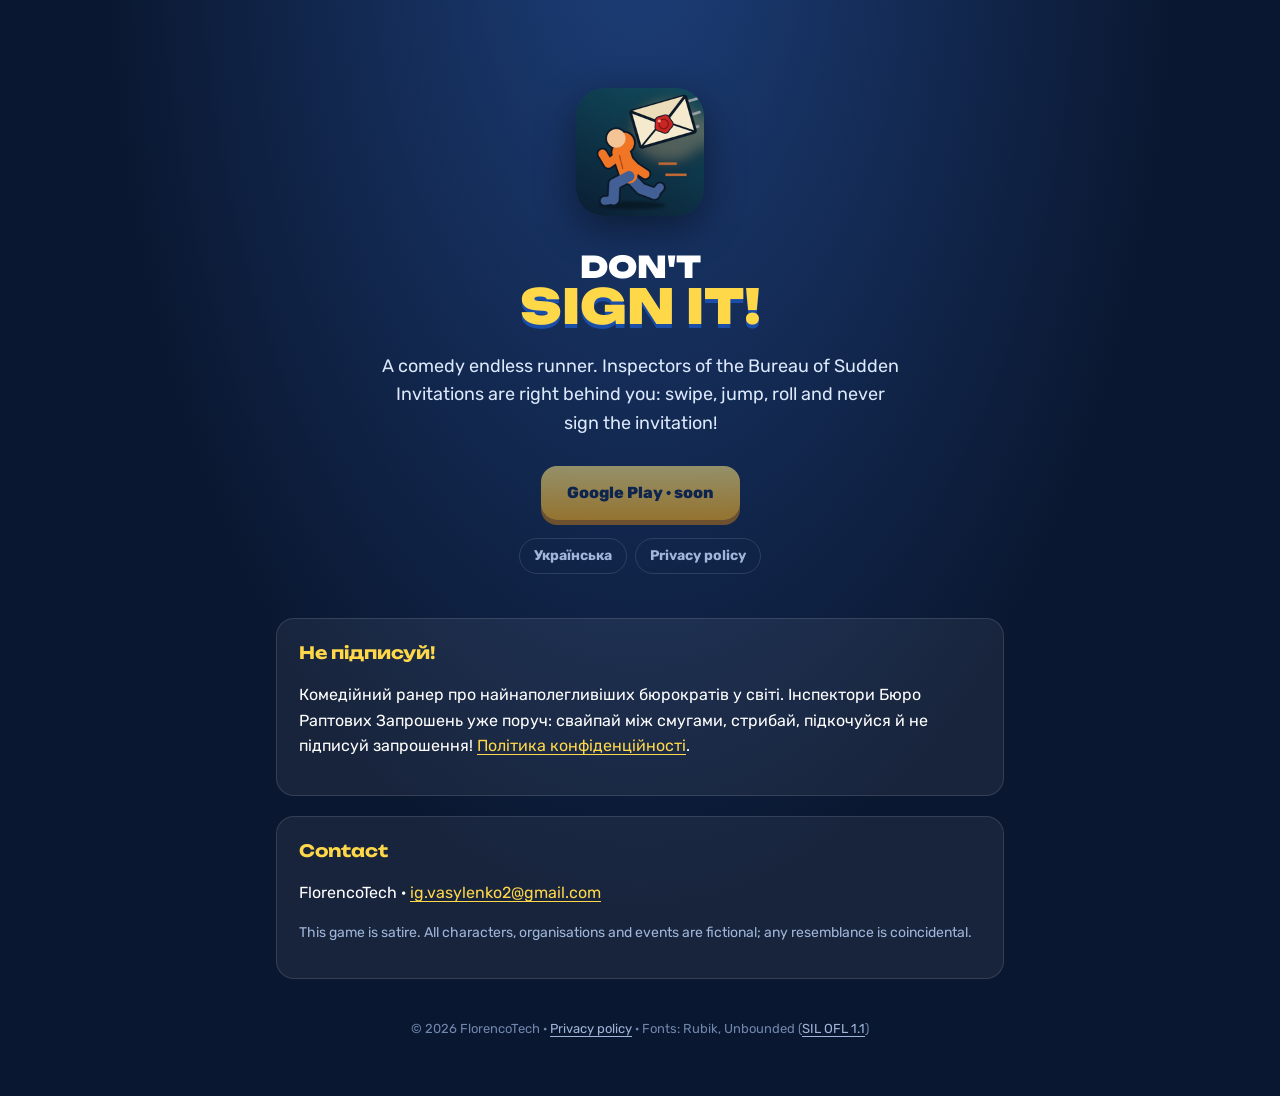
<file: index.html>
<!doctype html>
<html lang="en">
<head>
<meta charset="utf-8">
<meta name="viewport" content="width=device-width,initial-scale=1">
<title>Don't Sign It!</title>
<meta name="description" content="Don't Sign It! — a comedy endless runner about the world's most persistent bureaucrats.">
<link rel="icon" href="favicon.png">
<link rel="stylesheet" href="style.css">
</head>
<body>
<div class="wrap">
  <section class="hero">
    <img src="icon.png" alt="Don't Sign It! icon" width="128" height="128">
    <h1 class="logo"><span class="t2">DON'T</span><span class="t1">SIGN IT!</span></h1>
    <p class="lead">A comedy endless runner. Inspectors of the Bureau of Sudden Invitations are right behind you: swipe, jump, roll and never sign the invitation!</p>
    <a class="cta off" id="play" href="https://play.google.com/store/apps/details?id=com.dontsignit.game">Google Play · soon</a>
    <div class="lang"><a href="#uk">Українська</a><a href="privacy.html">Privacy policy</a></div>
  </section>

  <div class="card" id="uk" lang="uk">
    <h2>Не підписуй!</h2>
    <p>Комедійний ранер про найнаполегливіших бюрократів у світі. Інспектори Бюро Раптових Запрошень уже поруч: свайпай між смугами, стрибай, підкочуйся й не підписуй запрошення! <a href="privacy.html#uk">Політика конфіденційності</a>.</p>
  </div>

  <div class="card">
    <h2>Contact</h2>
    <p>FlorencoTech · <a href="mailto:ig.vasylenko2@gmail.com">ig.vasylenko2@gmail.com</a></p>
    <p class="meta">This game is satire. All characters, organisations and events are fictional; any resemblance is coincidental.</p>
  </div>

  <footer>© 2026 FlorencoTech · <a href="privacy.html">Privacy policy</a> · Fonts: Rubik, Unbounded (<a href="fonts/OFL-Rubik.txt">SIL OFL 1.1</a>)</footer>
</div>
</body>
</html>
</file>
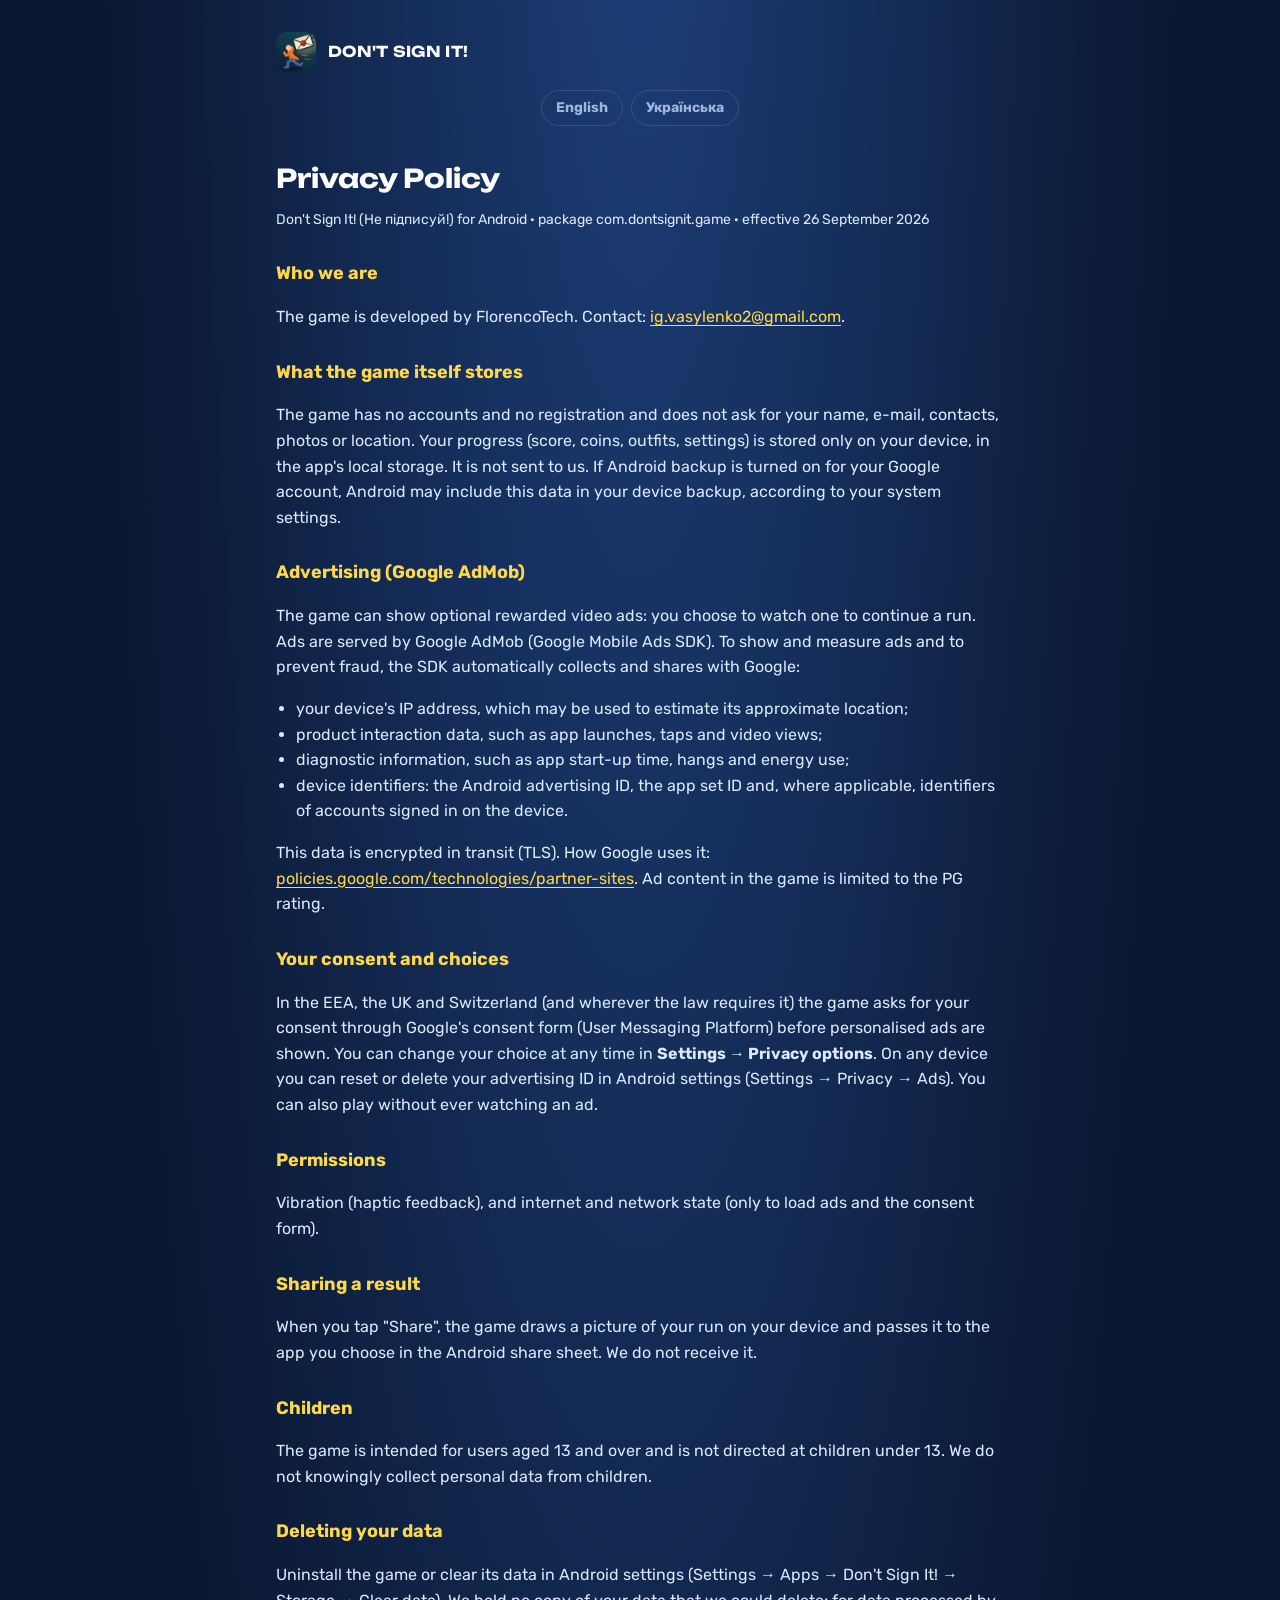
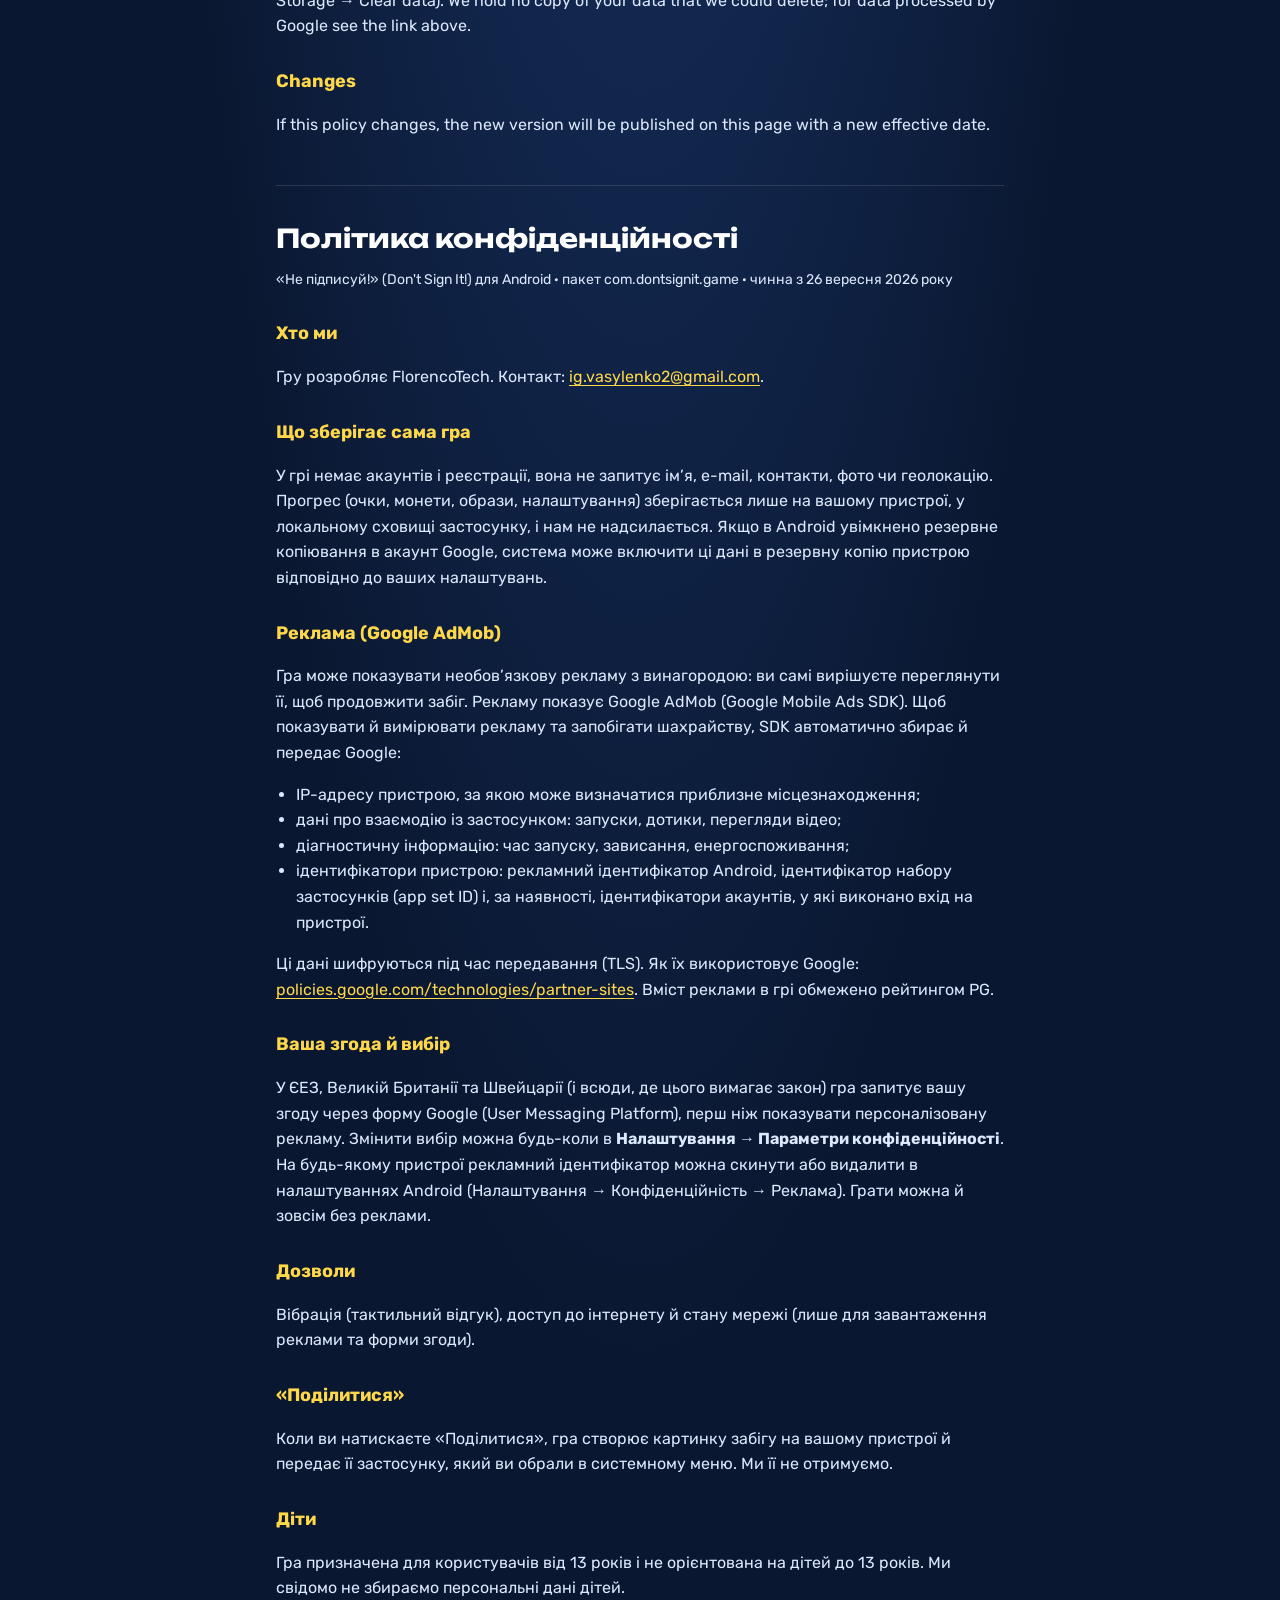
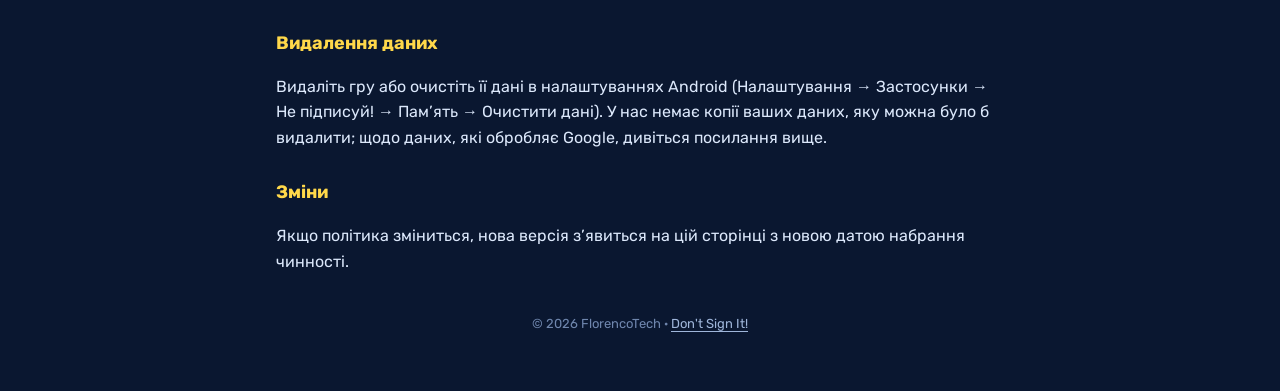
<file: privacy.html>
<!doctype html>
<html lang="en">
<head>
<meta charset="utf-8">
<meta name="viewport" content="width=device-width,initial-scale=1">
<title>Privacy Policy · Don't Sign It!</title>
<meta name="description" content="Privacy policy of the Don't Sign It! (Не підписуй!) game for Android.">
<link rel="icon" href="favicon.png">
<link rel="stylesheet" href="style.css">
</head>
<body>
<div class="wrap doc">
  <a class="top" href="./"><img src="icon.png" alt=""><b>DON'T SIGN IT!</b></a>
  <div class="lang"><a href="#en">English</a><a href="#uk">Українська</a></div>

  <section id="en" lang="en">
    <h1>Privacy Policy</h1>
    <p class="meta">Don't Sign It! (Не підписуй!) for Android · package com.dontsignit.game · effective 26 September 2026</p>

    <h2>Who we are</h2>
    <p>The game is developed by FlorencoTech. Contact: <a href="mailto:ig.vasylenko2@gmail.com">ig.vasylenko2@gmail.com</a>.</p>

    <h2>What the game itself stores</h2>
    <p>The game has no accounts and no registration and does not ask for your name, e-mail, contacts, photos or location. Your progress (score, coins, outfits, settings) is stored only on your device, in the app's local storage. It is not sent to us. If Android backup is turned on for your Google account, Android may include this data in your device backup, according to your system settings.</p>

    <h2>Advertising (Google AdMob)</h2>
    <p>The game can show optional rewarded video ads: you choose to watch one to continue a run. Ads are served by Google AdMob (Google Mobile Ads SDK). To show and measure ads and to prevent fraud, the SDK automatically collects and shares with Google:</p>
    <ul>
      <li>your device's IP address, which may be used to estimate its approximate location;</li>
      <li>product interaction data, such as app launches, taps and video views;</li>
      <li>diagnostic information, such as app start-up time, hangs and energy use;</li>
      <li>device identifiers: the Android advertising ID, the app set ID and, where applicable, identifiers of accounts signed in on the device.</li>
    </ul>
    <p>This data is encrypted in transit (TLS). How Google uses it: <a href="https://policies.google.com/technologies/partner-sites">policies.google.com/technologies/partner-sites</a>. Ad content in the game is limited to the PG rating.</p>

    <h2>Your consent and choices</h2>
    <p>In the EEA, the UK and Switzerland (and wherever the law requires it) the game asks for your consent through Google's consent form (User Messaging Platform) before personalised ads are shown. You can change your choice at any time in <b>Settings → Privacy options</b>. On any device you can reset or delete your advertising ID in Android settings (Settings → Privacy → Ads). You can also play without ever watching an ad.</p>

    <h2>Permissions</h2>
    <p>Vibration (haptic feedback), and internet and network state (only to load ads and the consent form).</p>

    <h2>Sharing a result</h2>
    <p>When you tap "Share", the game draws a picture of your run on your device and passes it to the app you choose in the Android share sheet. We do not receive it.</p>

    <h2>Children</h2>
    <p>The game is intended for users aged 13 and over and is not directed at children under 13. We do not knowingly collect personal data from children.</p>

    <h2>Deleting your data</h2>
    <p>Uninstall the game or clear its data in Android settings (Settings → Apps → Don't Sign It! → Storage → Clear data). We hold no copy of your data that we could delete; for data processed by Google see the link above.</p>

    <h2>Changes</h2>
    <p>If this policy changes, the new version will be published on this page with a new effective date.</p>
  </section>

  <hr>

  <section id="uk" lang="uk">
    <h1>Політика конфіденційності</h1>
    <p class="meta">«Не підписуй!» (Don't Sign It!) для Android · пакет com.dontsignit.game · чинна з 26 вересня 2026 року</p>

    <h2>Хто ми</h2>
    <p>Гру розробляє FlorencoTech. Контакт: <a href="mailto:ig.vasylenko2@gmail.com">ig.vasylenko2@gmail.com</a>.</p>

    <h2>Що зберігає сама гра</h2>
    <p>У грі немає акаунтів і реєстрації, вона не запитує ім’я, e-mail, контакти, фото чи геолокацію. Прогрес (очки, монети, образи, налаштування) зберігається лише на вашому пристрої, у локальному сховищі застосунку, і нам не надсилається. Якщо в Android увімкнено резервне копіювання в акаунт Google, система може включити ці дані в резервну копію пристрою відповідно до ваших налаштувань.</p>

    <h2>Реклама (Google AdMob)</h2>
    <p>Гра може показувати необов’язкову рекламу з винагородою: ви самі вирішуєте переглянути її, щоб продовжити забіг. Рекламу показує Google AdMob (Google Mobile Ads SDK). Щоб показувати й вимірювати рекламу та запобігати шахрайству, SDK автоматично збирає й передає Google:</p>
    <ul>
      <li>IP-адресу пристрою, за якою може визначатися приблизне місцезнаходження;</li>
      <li>дані про взаємодію із застосунком: запуски, дотики, перегляди відео;</li>
      <li>діагностичну інформацію: час запуску, зависання, енергоспоживання;</li>
      <li>ідентифікатори пристрою: рекламний ідентифікатор Android, ідентифікатор набору застосунків (app set ID) і, за наявності, ідентифікатори акаунтів, у які виконано вхід на пристрої.</li>
    </ul>
    <p>Ці дані шифруються під час передавання (TLS). Як їх використовує Google: <a href="https://policies.google.com/technologies/partner-sites?hl=uk">policies.google.com/technologies/partner-sites</a>. Вміст реклами в грі обмежено рейтингом PG.</p>

    <h2>Ваша згода й вибір</h2>
    <p>У ЄЕЗ, Великій Британії та Швейцарії (і всюди, де цього вимагає закон) гра запитує вашу згоду через форму Google (User Messaging Platform), перш ніж показувати персоналізовану рекламу. Змінити вибір можна будь-коли в <b>Налаштування → Параметри конфіденційності</b>. На будь-якому пристрої рекламний ідентифікатор можна скинути або видалити в налаштуваннях Android (Налаштування → Конфіденційність → Реклама). Грати можна й зовсім без реклами.</p>

    <h2>Дозволи</h2>
    <p>Вібрація (тактильний відгук), доступ до інтернету й стану мережі (лише для завантаження реклами та форми згоди).</p>

    <h2>«Поділитися»</h2>
    <p>Коли ви натискаєте «Поділитися», гра створює картинку забігу на вашому пристрої й передає її застосунку, який ви обрали в системному меню. Ми її не отримуємо.</p>

    <h2>Діти</h2>
    <p>Гра призначена для користувачів від 13 років і не орієнтована на дітей до 13 років. Ми свідомо не збираємо персональні дані дітей.</p>

    <h2>Видалення даних</h2>
    <p>Видаліть гру або очистіть її дані в налаштуваннях Android (Налаштування → Застосунки → Не підписуй! → Пам’ять → Очистити дані). У нас немає копії ваших даних, яку можна було б видалити; щодо даних, які обробляє Google, дивіться посилання вище.</p>

    <h2>Зміни</h2>
    <p>Якщо політика зміниться, нова версія з’явиться на цій сторінці з новою датою набрання чинності.</p>
  </section>

  <footer>© 2026 FlorencoTech · <a href="./">Don't Sign It!</a></footer>
</div>
</body>
</html>
</file>
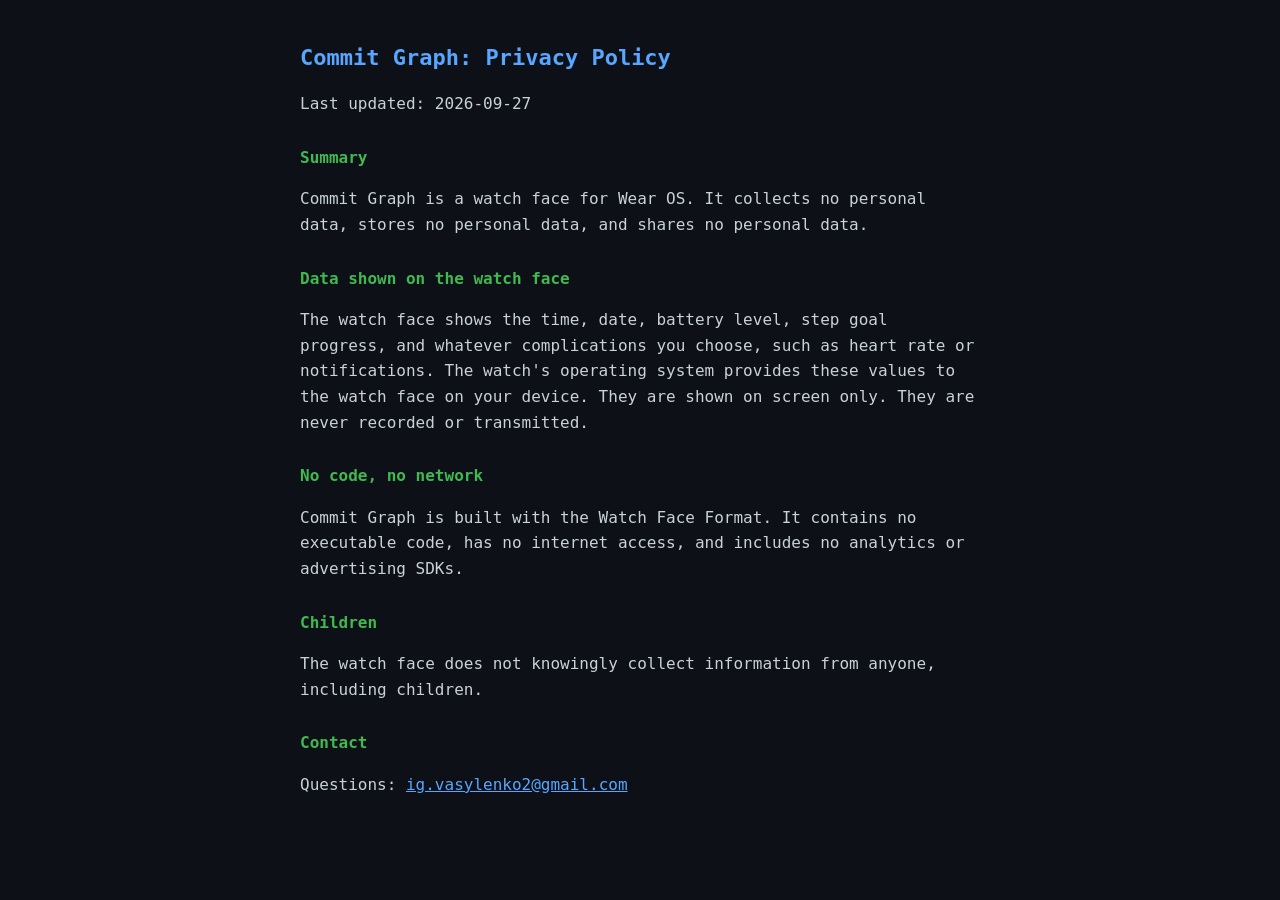
<file: commit-graph/privacy.html>
<!doctype html>
<html lang="en">
<head>
<meta charset="utf-8">
<meta name="viewport" content="width=device-width, initial-scale=1">
<title>Commit Graph Privacy Policy</title>
<style>
  body { font: 16px/1.6 ui-monospace, "JetBrains Mono", Menlo, monospace; max-width: 680px; margin: 40px auto; padding: 0 16px; background: #0d1117; color: #c9d1d9; }
  h1 { color: #58a6ff; font-size: 22px; }
  h2 { color: #3fb950; font-size: 16px; margin-top: 28px; }
</style>
</head>
<body>
<h1>Commit Graph: Privacy Policy</h1>
<p>Last updated: 2026-09-27</p>

<h2>Summary</h2>
<p>Commit Graph is a watch face for Wear OS. It collects no personal data, stores no personal data, and shares no personal data.</p>

<h2>Data shown on the watch face</h2>
<p>The watch face shows the time, date, battery level, step goal progress, and whatever complications you choose, such as heart rate or notifications. The watch's operating system provides these values to the watch face on your device. They are shown on screen only. They are never recorded or transmitted.</p>

<h2>No code, no network</h2>
<p>Commit Graph is built with the Watch Face Format. It contains no executable code, has no internet access, and includes no analytics or advertising SDKs.</p>

<h2>Children</h2>
<p>The watch face does not knowingly collect information from anyone, including children.</p>

<h2>Contact</h2>
<p>Questions: <a style="color:#58a6ff" href="mailto:ig.vasylenko2@gmail.com">ig.vasylenko2@gmail.com</a></p>
</body>
</html>
</file>
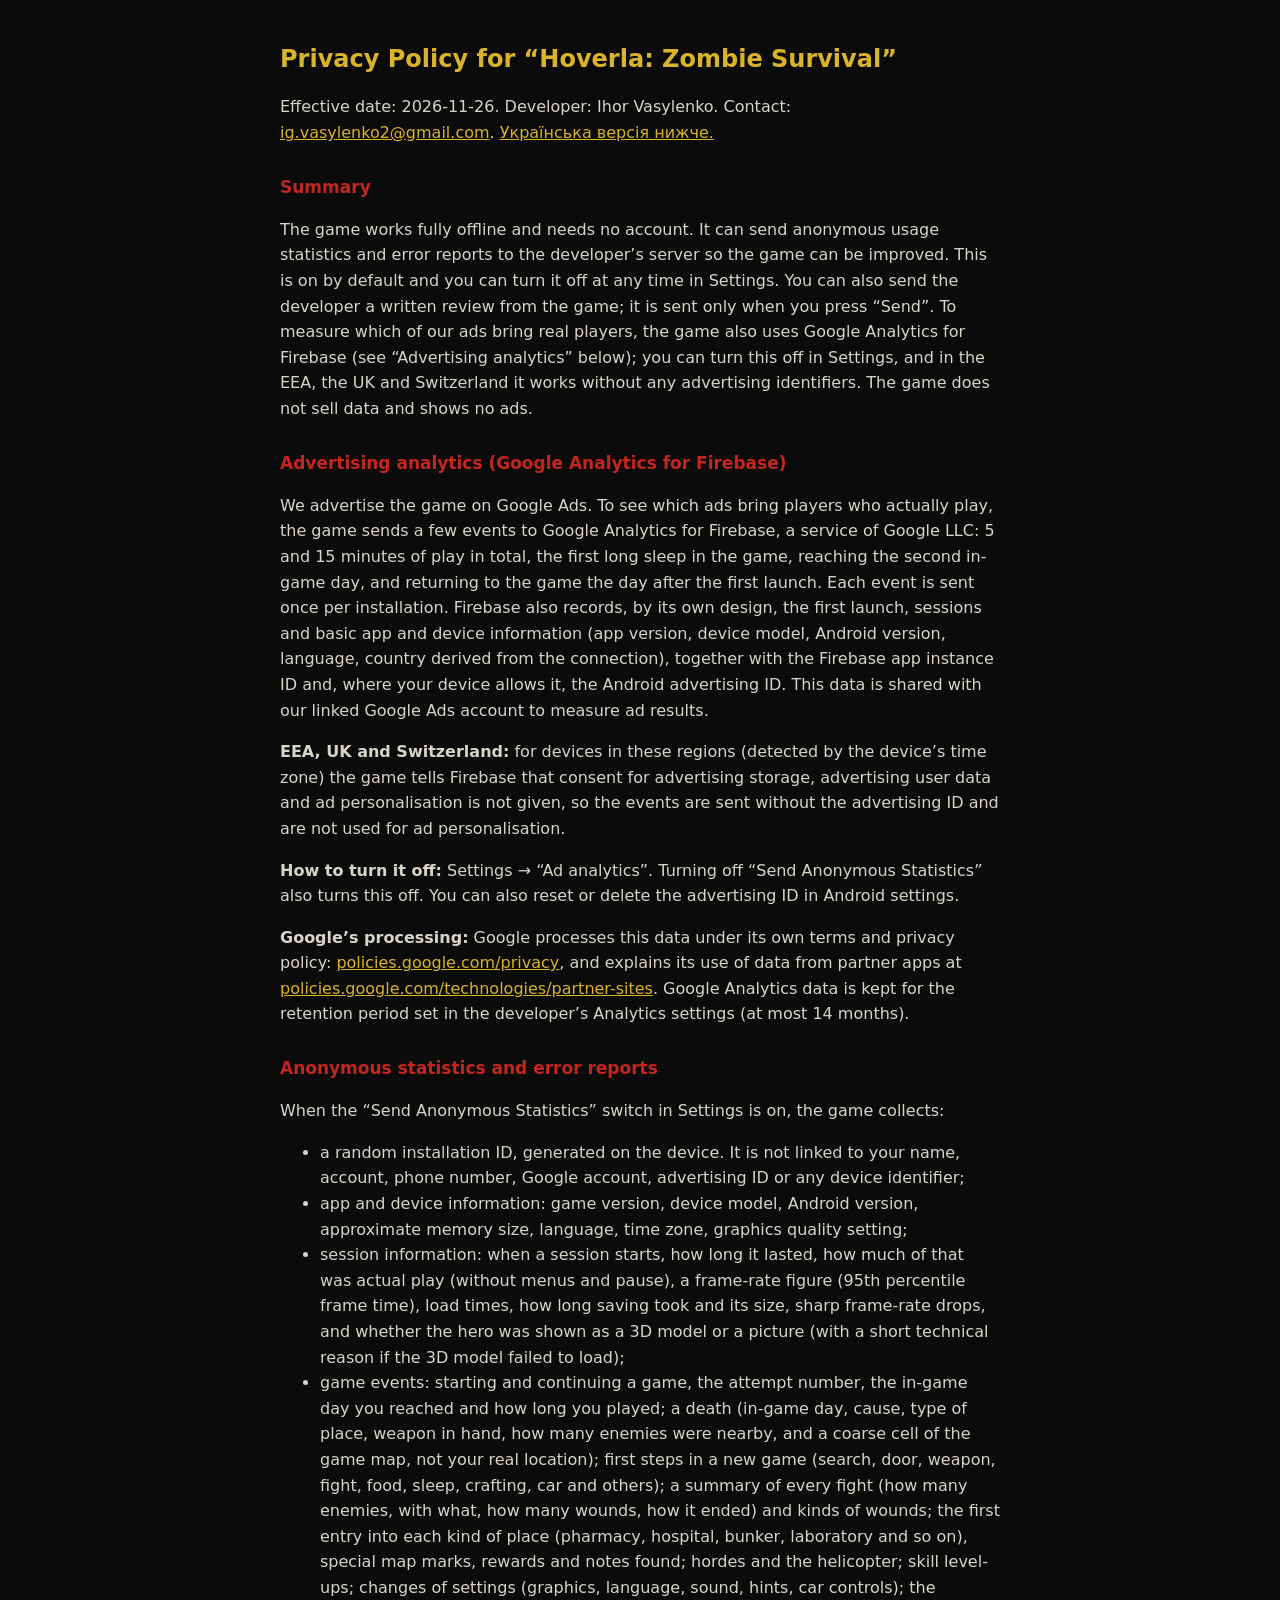
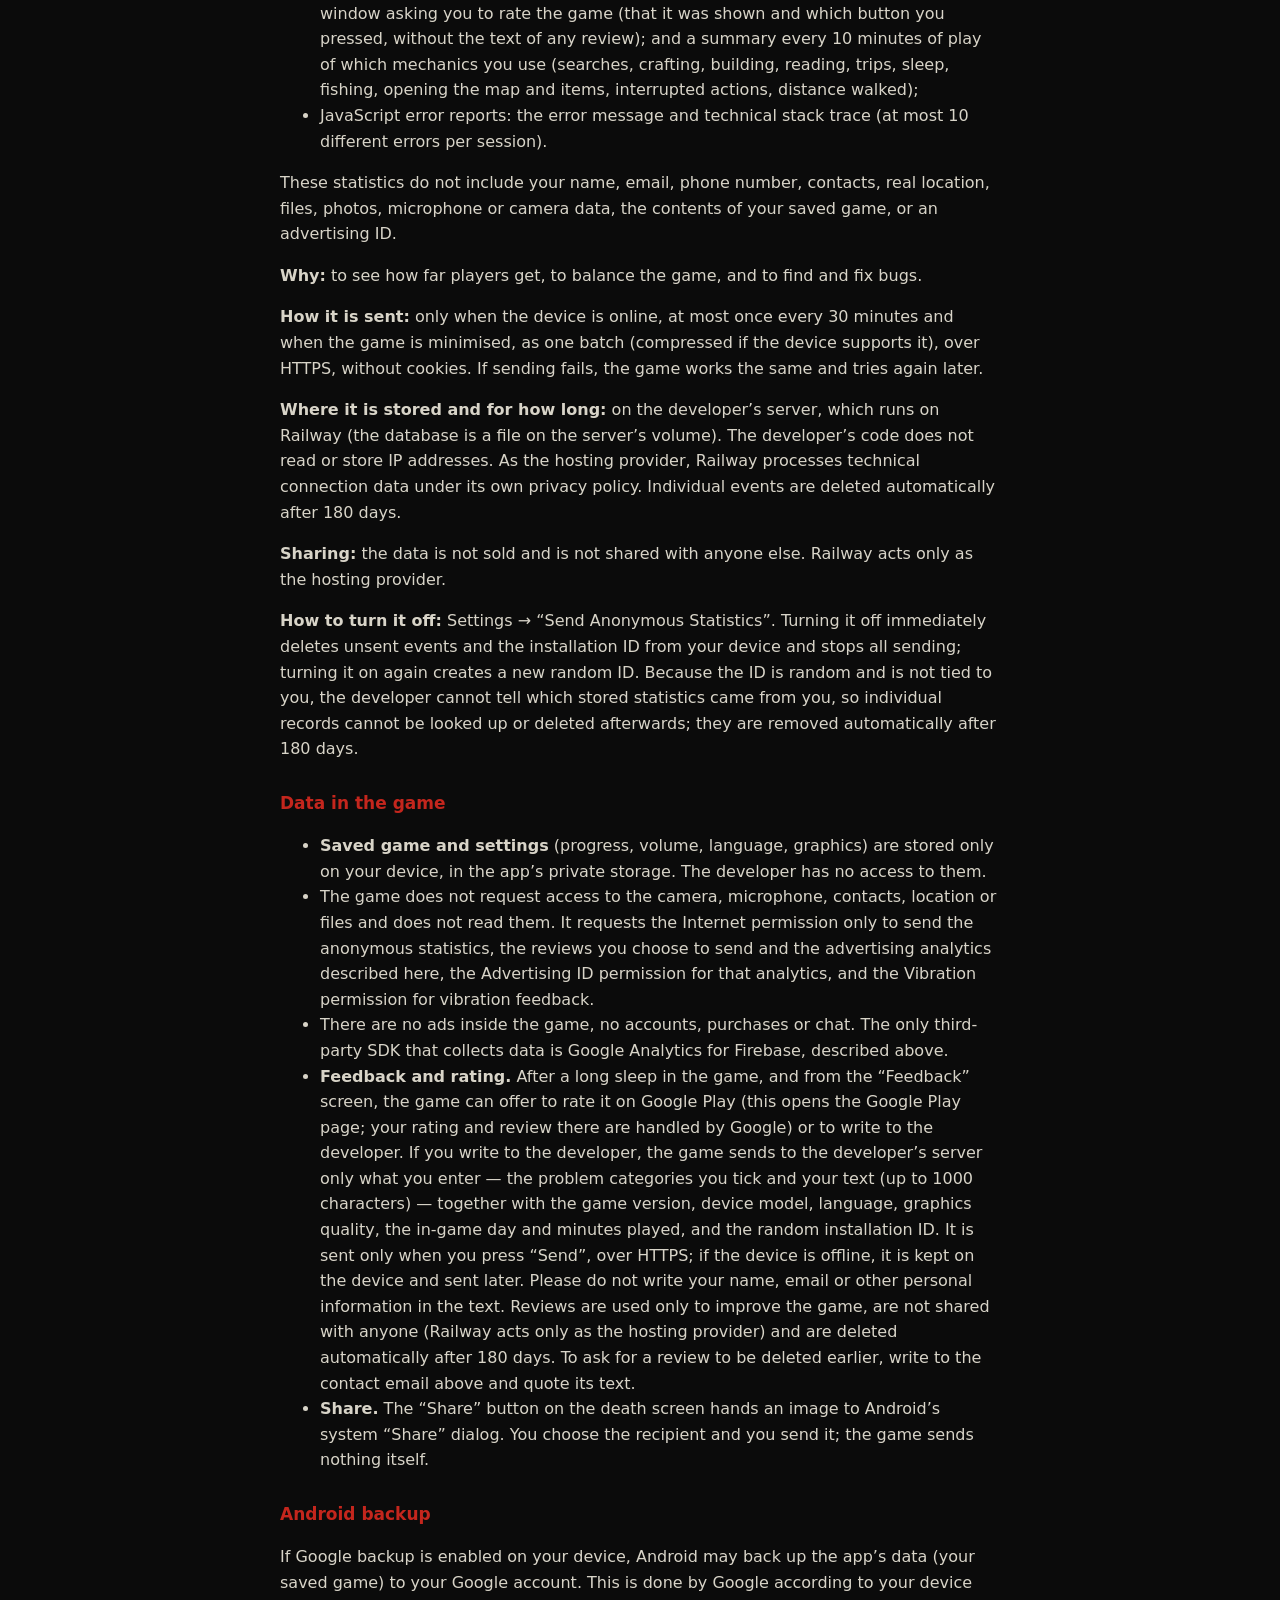
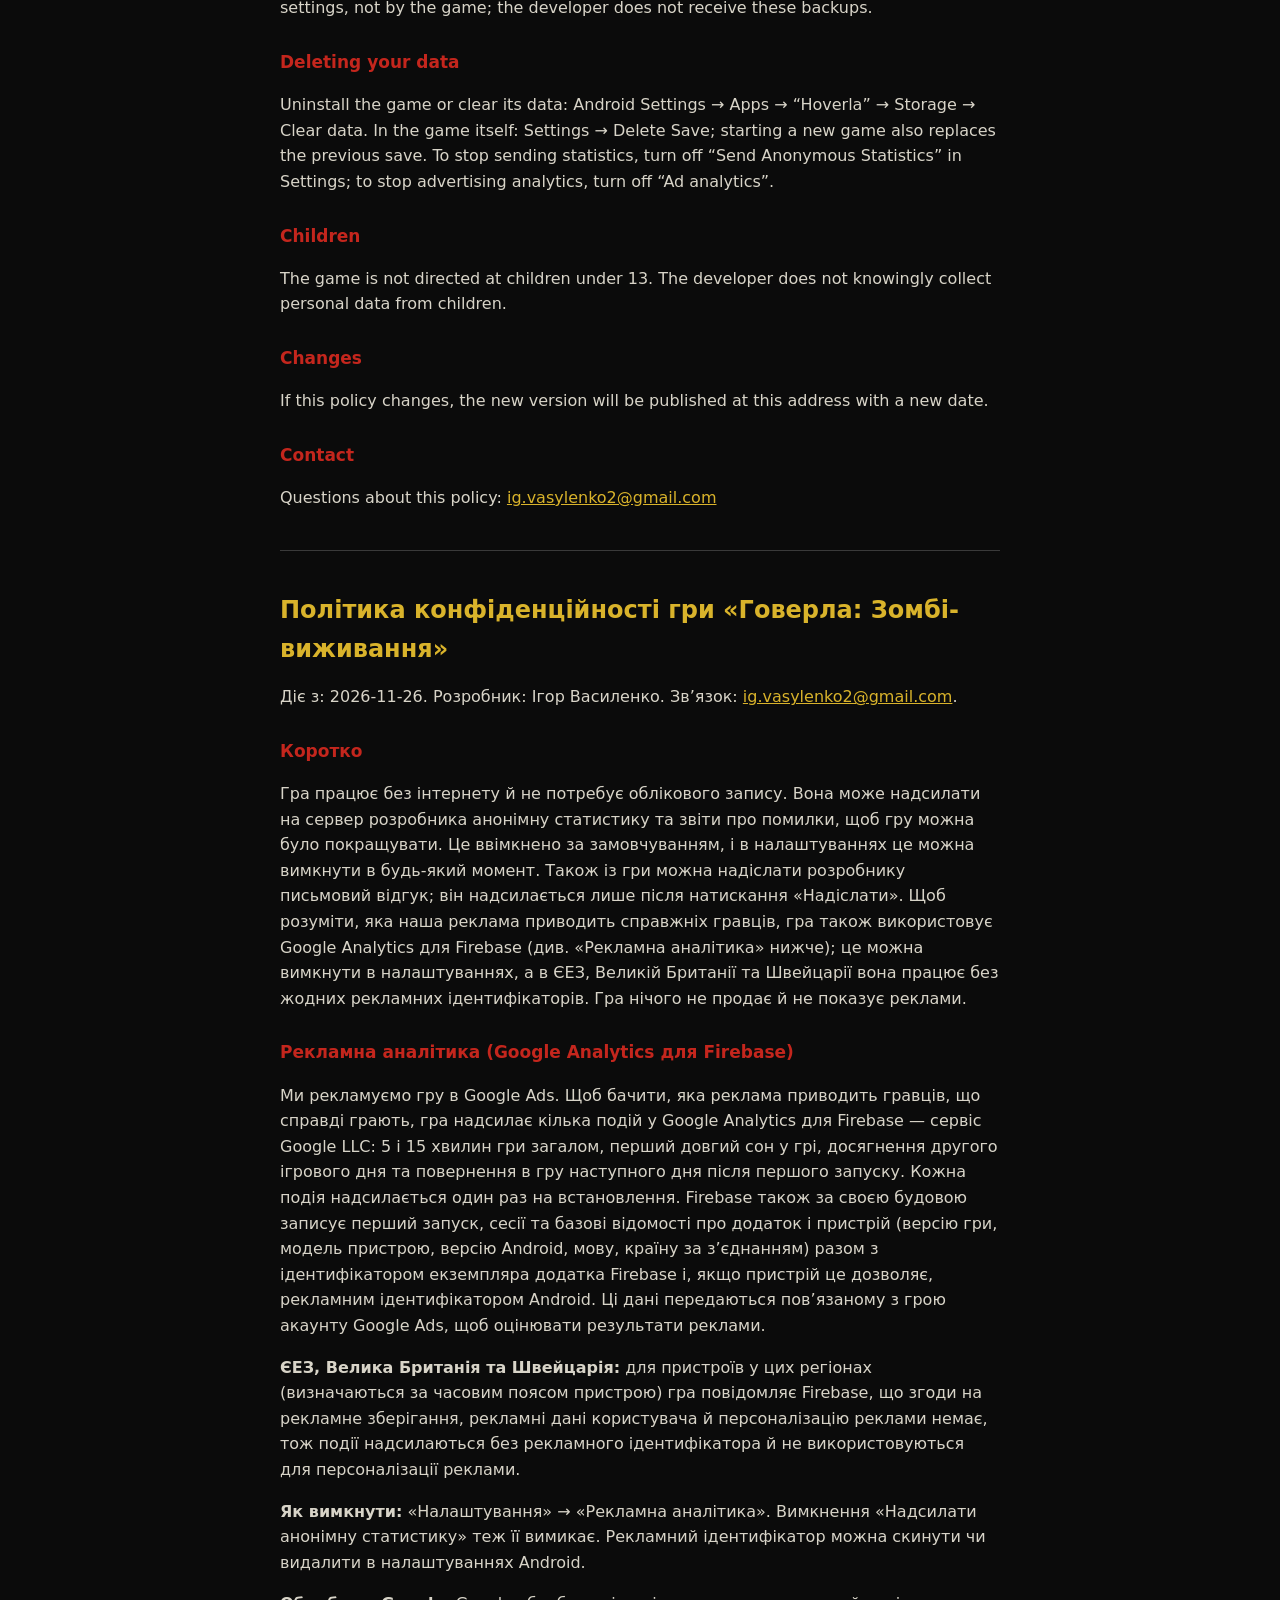
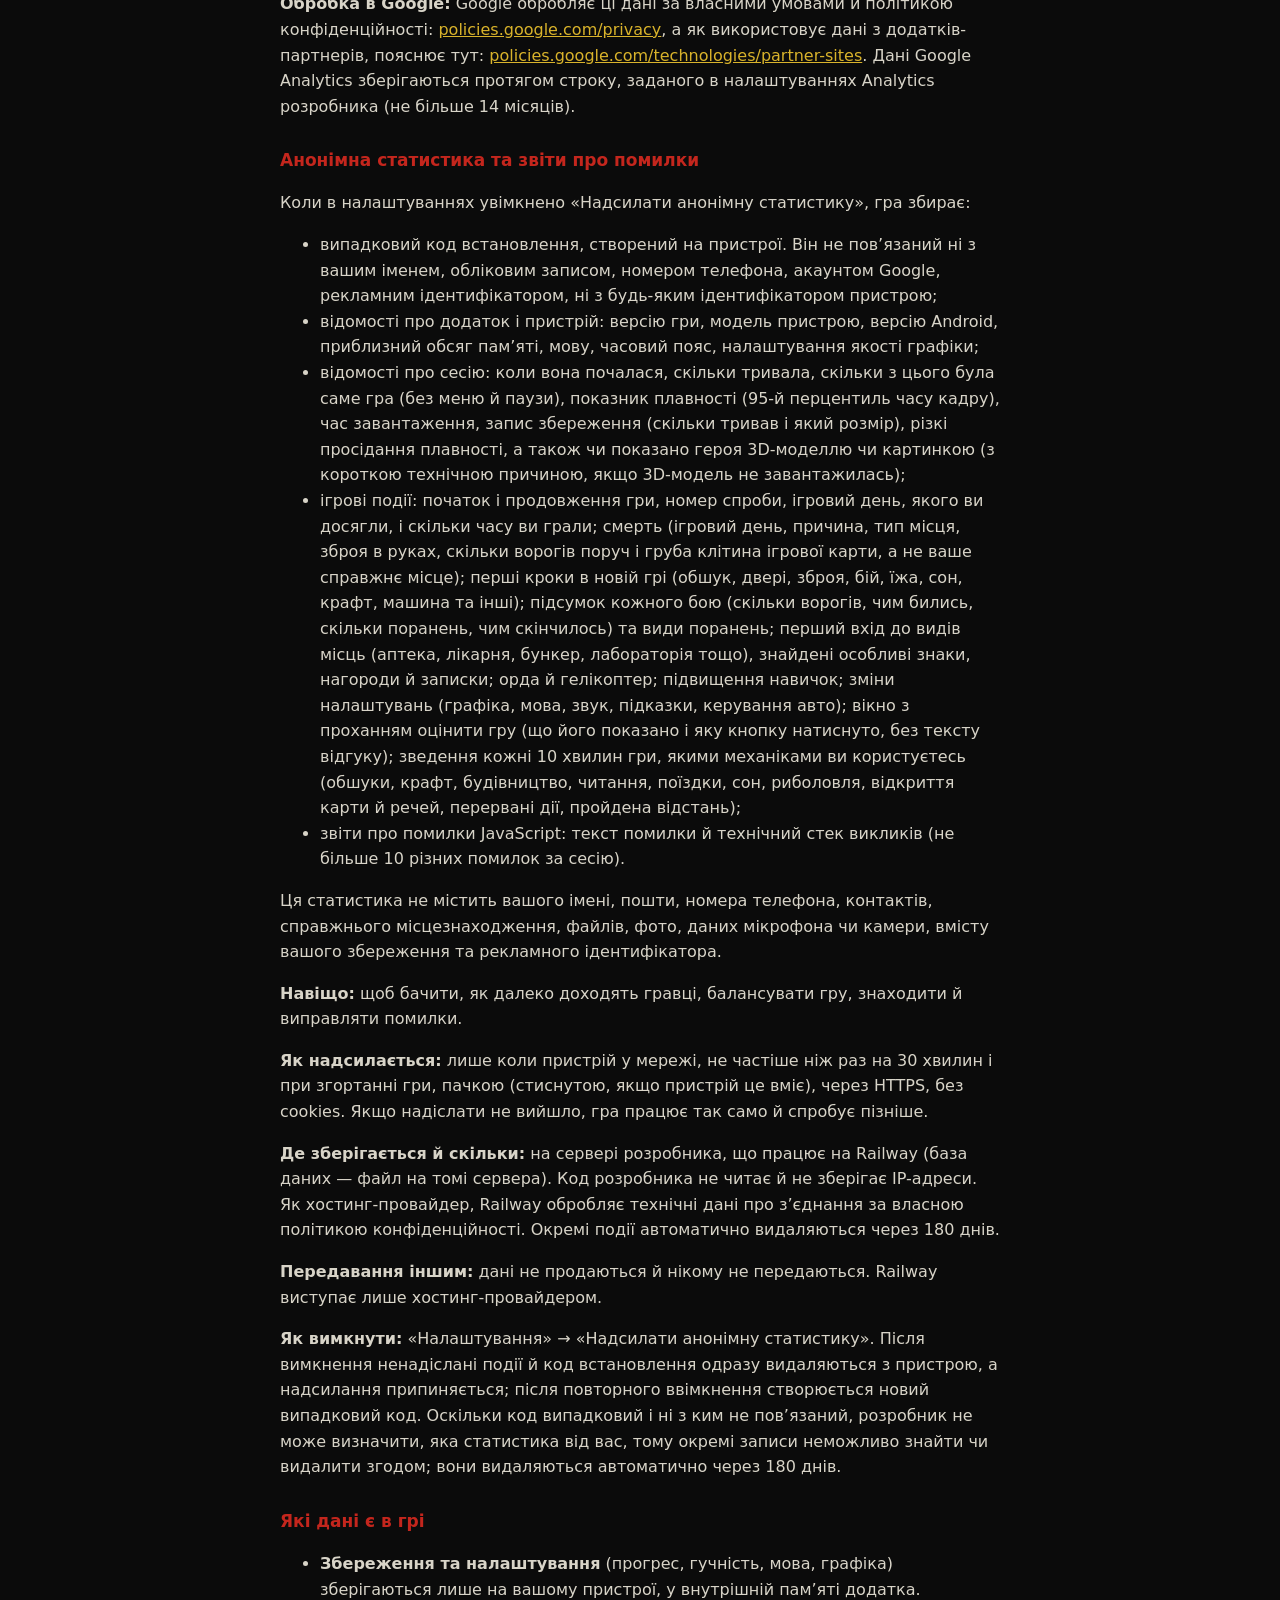
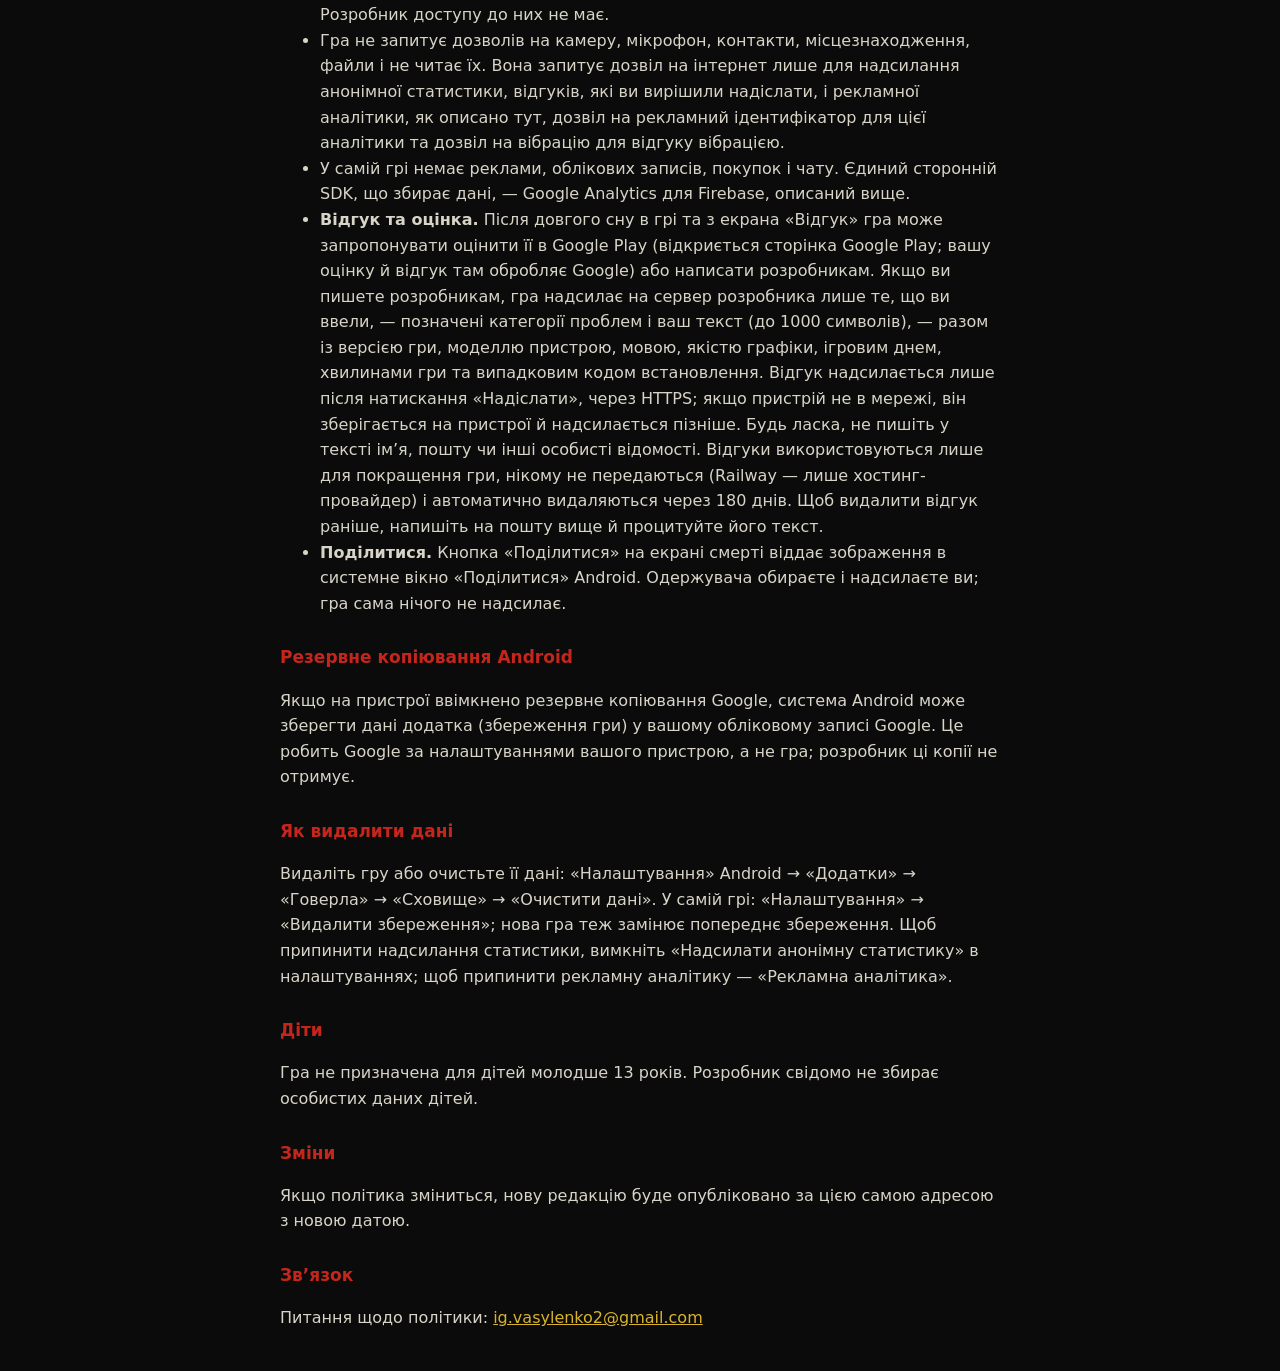
<file: hoverla/privacy.html>
<!doctype html>
<html lang="en">
<head>
<meta charset="utf-8">
<meta name="viewport" content="width=device-width, initial-scale=1">
<title>Hoverla: Zombie Survival — Privacy Policy</title>
<style>
  body { font: 16px/1.6 system-ui, -apple-system, "Segoe UI", Roboto, sans-serif; max-width: 720px; margin: 40px auto; padding: 0 16px; background: #0b0b0b; color: #d8d4c8; }
  h1 { color: #d9b32b; font-size: 24px; }
  h2 { color: #c4261d; font-size: 17px; margin-top: 28px; }
  a { color: #d9b32b; }
  hr { border: 0; border-top: 1px solid #3a3a3a; margin: 40px 0; }
</style>
</head>
<body>
<h1>Privacy Policy for “Hoverla: Zombie Survival”</h1>
<p>Effective date: 2026-11-26. Developer: Ihor Vasylenko. Contact: <a href="mailto:ig.vasylenko2@gmail.com">ig.vasylenko2@gmail.com</a>. <a href="#uk">Українська версія нижче.</a></p>

<h2>Summary</h2>
<p>The game works fully offline and needs no account. It can send anonymous usage statistics and error reports to the developer’s server so the game can be improved. This is on by default and you can turn it off at any time in Settings. You can also send the developer a written review from the game; it is sent only when you press “Send”. To measure which of our ads bring real players, the game also uses Google Analytics for Firebase (see “Advertising analytics” below); you can turn this off in Settings, and in the EEA, the UK and Switzerland it works without any advertising identifiers. The game does not sell data and shows no ads.</p>

<h2>Advertising analytics (Google Analytics for Firebase)</h2>
<p>We advertise the game on Google Ads. To see which ads bring players who actually play, the game sends a few events to Google Analytics for Firebase, a service of Google LLC: 5 and 15 minutes of play in total, the first long sleep in the game, reaching the second in-game day, and returning to the game the day after the first launch. Each event is sent once per installation. Firebase also records, by its own design, the first launch, sessions and basic app and device information (app version, device model, Android version, language, country derived from the connection), together with the Firebase app instance ID and, where your device allows it, the Android advertising ID. This data is shared with our linked Google Ads account to measure ad results.</p>
<p><b>EEA, UK and Switzerland:</b> for devices in these regions (detected by the device’s time zone) the game tells Firebase that consent for advertising storage, advertising user data and ad personalisation is not given, so the events are sent without the advertising ID and are not used for ad personalisation.</p>
<p><b>How to turn it off:</b> Settings → “Ad analytics”. Turning off “Send Anonymous Statistics” also turns this off. You can also reset or delete the advertising ID in Android settings.</p>
<p><b>Google’s processing:</b> Google processes this data under its own terms and privacy policy: <a href="https://policies.google.com/privacy">policies.google.com/privacy</a>, and explains its use of data from partner apps at <a href="https://policies.google.com/technologies/partner-sites">policies.google.com/technologies/partner-sites</a>. Google Analytics data is kept for the retention period set in the developer’s Analytics settings (at most 14 months).</p>

<h2>Anonymous statistics and error reports</h2>
<p>When the “Send Anonymous Statistics” switch in Settings is on, the game collects:</p>
<ul>
<li>a random installation ID, generated on the device. It is not linked to your name, account, phone number, Google account, advertising ID or any device identifier;</li>
<li>app and device information: game version, device model, Android version, approximate memory size, language, time zone, graphics quality setting;</li>
<li>session information: when a session starts, how long it lasted, how much of that was actual play (without menus and pause), a frame-rate figure (95th percentile frame time), load times, how long saving took and its size, sharp frame-rate drops, and whether the hero was shown as a 3D model or a picture (with a short technical reason if the 3D model failed to load);</li>
<li>game events: starting and continuing a game, the attempt number, the in-game day you reached and how long you played; a death (in-game day, cause, type of place, weapon in hand, how many enemies were nearby, and a coarse cell of the game map, not your real location); first steps in a new game (search, door, weapon, fight, food, sleep, crafting, car and others); a summary of every fight (how many enemies, with what, how many wounds, how it ended) and kinds of wounds; the first entry into each kind of place (pharmacy, hospital, bunker, laboratory and so on), special map marks, rewards and notes found; hordes and the helicopter; skill level-ups; changes of settings (graphics, language, sound, hints, car controls); the window asking you to rate the game (that it was shown and which button you pressed, without the text of any review); and a summary every 10 minutes of play of which mechanics you use (searches, crafting, building, reading, trips, sleep, fishing, opening the map and items, interrupted actions, distance walked);</li>
<li>JavaScript error reports: the error message and technical stack trace (at most 10 different errors per session).</li>
</ul>
<p>These statistics do not include your name, email, phone number, contacts, real location, files, photos, microphone or camera data, the contents of your saved game, or an advertising ID.</p>
<p><b>Why:</b> to see how far players get, to balance the game, and to find and fix bugs.</p>
<p><b>How it is sent:</b> only when the device is online, at most once every 30 minutes and when the game is minimised, as one batch (compressed if the device supports it), over HTTPS, without cookies. If sending fails, the game works the same and tries again later.</p>
<p><b>Where it is stored and for how long:</b> on the developer’s server, which runs on Railway (the database is a file on the server’s volume). The developer’s code does not read or store IP addresses. As the hosting provider, Railway processes technical connection data under its own privacy policy. Individual events are deleted automatically after 180 days.</p>
<p><b>Sharing:</b> the data is not sold and is not shared with anyone else. Railway acts only as the hosting provider.</p>
<p><b>How to turn it off:</b> Settings → “Send Anonymous Statistics”. Turning it off immediately deletes unsent events and the installation ID from your device and stops all sending; turning it on again creates a new random ID. Because the ID is random and is not tied to you, the developer cannot tell which stored statistics came from you, so individual records cannot be looked up or deleted afterwards; they are removed automatically after 180 days.</p>

<h2>Data in the game</h2>
<ul>
<li><b>Saved game and settings</b> (progress, volume, language, graphics) are stored only on your device, in the app’s private storage. The developer has no access to them.</li>
<li>The game does not request access to the camera, microphone, contacts, location or files and does not read them. It requests the Internet permission only to send the anonymous statistics, the reviews you choose to send and the advertising analytics described here, the Advertising ID permission for that analytics, and the Vibration permission for vibration feedback.</li>
<li>There are no ads inside the game, no accounts, purchases or chat. The only third-party SDK that collects data is Google Analytics for Firebase, described above.</li>
<li><b>Feedback and rating.</b> After a long sleep in the game, and from the “Feedback” screen, the game can offer to rate it on Google Play (this opens the Google Play page; your rating and review there are handled by Google) or to write to the developer. If you write to the developer, the game sends to the developer’s server only what you enter — the problem categories you tick and your text (up to 1000 characters) — together with the game version, device model, language, graphics quality, the in-game day and minutes played, and the random installation ID. It is sent only when you press “Send”, over HTTPS; if the device is offline, it is kept on the device and sent later. Please do not write your name, email or other personal information in the text. Reviews are used only to improve the game, are not shared with anyone (Railway acts only as the hosting provider) and are deleted automatically after 180 days. To ask for a review to be deleted earlier, write to the contact email above and quote its text.</li>
<li><b>Share.</b> The “Share” button on the death screen hands an image to Android’s system “Share” dialog. You choose the recipient and you send it; the game sends nothing itself.</li>
</ul>

<h2>Android backup</h2>
<p>If Google backup is enabled on your device, Android may back up the app’s data (your saved game) to your Google account. This is done by Google according to your device settings, not by the game; the developer does not receive these backups.</p>

<h2>Deleting your data</h2>
<p>Uninstall the game or clear its data: Android Settings → Apps → “Hoverla” → Storage → Clear data. In the game itself: Settings → Delete Save; starting a new game also replaces the previous save. To stop sending statistics, turn off “Send Anonymous Statistics” in Settings; to stop advertising analytics, turn off “Ad analytics”.</p>

<h2>Children</h2>
<p>The game is not directed at children under 13. The developer does not knowingly collect personal data from children.</p>

<h2>Changes</h2>
<p>If this policy changes, the new version will be published at this address with a new date.</p>

<h2>Contact</h2>
<p>Questions about this policy: <a href="mailto:ig.vasylenko2@gmail.com">ig.vasylenko2@gmail.com</a></p>

<hr>

<div id="uk" lang="uk">
<h1>Політика конфіденційності гри «Говерла: Зомбі-виживання»</h1>
<p>Діє з: 2026-11-26. Розробник: Ігор Василенко. Зв’язок: <a href="mailto:ig.vasylenko2@gmail.com">ig.vasylenko2@gmail.com</a>.</p>

<h2>Коротко</h2>
<p>Гра працює без інтернету й не потребує облікового запису. Вона може надсилати на сервер розробника анонімну статистику та звіти про помилки, щоб гру можна було покращувати. Це ввімкнено за замовчуванням, і в налаштуваннях це можна вимкнути в будь-який момент. Також із гри можна надіслати розробнику письмовий відгук; він надсилається лише після натискання «Надіслати». Щоб розуміти, яка наша реклама приводить справжніх гравців, гра також використовує Google Analytics для Firebase (див. «Рекламна аналітика» нижче); це можна вимкнути в налаштуваннях, а в ЄЕЗ, Великій Британії та Швейцарії вона працює без жодних рекламних ідентифікаторів. Гра нічого не продає й не показує реклами.</p>

<h2>Рекламна аналітика (Google Analytics для Firebase)</h2>
<p>Ми рекламуємо гру в Google Ads. Щоб бачити, яка реклама приводить гравців, що справді грають, гра надсилає кілька подій у Google Analytics для Firebase — сервіс Google LLC: 5 і 15 хвилин гри загалом, перший довгий сон у грі, досягнення другого ігрового дня та повернення в гру наступного дня після першого запуску. Кожна подія надсилається один раз на встановлення. Firebase також за своєю будовою записує перший запуск, сесії та базові відомості про додаток і пристрій (версію гри, модель пристрою, версію Android, мову, країну за з’єднанням) разом з ідентифікатором екземпляра додатка Firebase і, якщо пристрій це дозволяє, рекламним ідентифікатором Android. Ці дані передаються пов’язаному з грою акаунту Google Ads, щоб оцінювати результати реклами.</p>
<p><b>ЄЕЗ, Велика Британія та Швейцарія:</b> для пристроїв у цих регіонах (визначаються за часовим поясом пристрою) гра повідомляє Firebase, що згоди на рекламне зберігання, рекламні дані користувача й персоналізацію реклами немає, тож події надсилаються без рекламного ідентифікатора й не використовуються для персоналізації реклами.</p>
<p><b>Як вимкнути:</b> «Налаштування» → «Рекламна аналітика». Вимкнення «Надсилати анонімну статистику» теж її вимикає. Рекламний ідентифікатор можна скинути чи видалити в налаштуваннях Android.</p>
<p><b>Обробка в Google:</b> Google обробляє ці дані за власними умовами й політикою конфіденційності: <a href="https://policies.google.com/privacy">policies.google.com/privacy</a>, а як використовує дані з додатків-партнерів, пояснює тут: <a href="https://policies.google.com/technologies/partner-sites">policies.google.com/technologies/partner-sites</a>. Дані Google Analytics зберігаються протягом строку, заданого в налаштуваннях Analytics розробника (не більше 14 місяців).</p>

<h2>Анонімна статистика та звіти про помилки</h2>
<p>Коли в налаштуваннях увімкнено «Надсилати анонімну статистику», гра збирає:</p>
<ul>
<li>випадковий код встановлення, створений на пристрої. Він не пов’язаний ні з вашим іменем, обліковим записом, номером телефона, акаунтом Google, рекламним ідентифікатором, ні з будь-яким ідентифікатором пристрою;</li>
<li>відомості про додаток і пристрій: версію гри, модель пристрою, версію Android, приблизний обсяг пам’яті, мову, часовий пояс, налаштування якості графіки;</li>
<li>відомості про сесію: коли вона почалася, скільки тривала, скільки з цього була саме гра (без меню й паузи), показник плавності (95-й перцентиль часу кадру), час завантаження, запис збереження (скільки тривав і який розмір), різкі просідання плавності, а також чи показано героя 3D-моделлю чи картинкою (з короткою технічною причиною, якщо 3D-модель не завантажилась);</li>
<li>ігрові події: початок і продовження гри, номер спроби, ігровий день, якого ви досягли, і скільки часу ви грали; смерть (ігровий день, причина, тип місця, зброя в руках, скільки ворогів поруч і груба клітина ігрової карти, а не ваше справжнє місце); перші кроки в новій грі (обшук, двері, зброя, бій, їжа, сон, крафт, машина та інші); підсумок кожного бою (скільки ворогів, чим бились, скільки поранень, чим скінчилось) та види поранень; перший вхід до видів місць (аптека, лікарня, бункер, лабораторія тощо), знайдені особливі знаки, нагороди й записки; орда й гелікоптер; підвищення навичок; зміни налаштувань (графіка, мова, звук, підказки, керування авто); вікно з проханням оцінити гру (що його показано і яку кнопку натиснуто, без тексту відгуку); зведення кожні 10 хвилин гри, якими механіками ви користуєтесь (обшуки, крафт, будівництво, читання, поїздки, сон, риболовля, відкриття карти й речей, перервані дії, пройдена відстань);</li>
<li>звіти про помилки JavaScript: текст помилки й технічний стек викликів (не більше 10 різних помилок за сесію).</li>
</ul>
<p>Ця статистика не містить вашого імені, пошти, номера телефона, контактів, справжнього місцезнаходження, файлів, фото, даних мікрофона чи камери, вмісту вашого збереження та рекламного ідентифікатора.</p>
<p><b>Навіщо:</b> щоб бачити, як далеко доходять гравці, балансувати гру, знаходити й виправляти помилки.</p>
<p><b>Як надсилається:</b> лише коли пристрій у мережі, не частіше ніж раз на 30 хвилин і при згортанні гри, пачкою (стиснутою, якщо пристрій це вміє), через HTTPS, без cookies. Якщо надіслати не вийшло, гра працює так само й спробує пізніше.</p>
<p><b>Де зберігається й скільки:</b> на сервері розробника, що працює на Railway (база даних — файл на томі сервера). Код розробника не читає й не зберігає IP-адреси. Як хостинг-провайдер, Railway обробляє технічні дані про з’єднання за власною політикою конфіденційності. Окремі події автоматично видаляються через 180 днів.</p>
<p><b>Передавання іншим:</b> дані не продаються й нікому не передаються. Railway виступає лише хостинг-провайдером.</p>
<p><b>Як вимкнути:</b> «Налаштування» → «Надсилати анонімну статистику». Після вимкнення ненадіслані події й код встановлення одразу видаляються з пристрою, а надсилання припиняється; після повторного ввімкнення створюється новий випадковий код. Оскільки код випадковий і ні з ким не пов’язаний, розробник не може визначити, яка статистика від вас, тому окремі записи неможливо знайти чи видалити згодом; вони видаляються автоматично через 180 днів.</p>

<h2>Які дані є в грі</h2>
<ul>
<li><b>Збереження та налаштування</b> (прогрес, гучність, мова, графіка) зберігаються лише на вашому пристрої, у внутрішній пам’яті додатка. Розробник доступу до них не має.</li>
<li>Гра не запитує дозволів на камеру, мікрофон, контакти, місцезнаходження, файли і не читає їх. Вона запитує дозвіл на інтернет лише для надсилання анонімної статистики, відгуків, які ви вирішили надіслати, і рекламної аналітики, як описано тут, дозвіл на рекламний ідентифікатор для цієї аналітики та дозвіл на вібрацію для відгуку вібрацією.</li>
<li>У самій грі немає реклами, облікових записів, покупок і чату. Єдиний сторонній SDK, що збирає дані, — Google Analytics для Firebase, описаний вище.</li>
<li><b>Відгук та оцінка.</b> Після довгого сну в грі та з екрана «Відгук» гра може запропонувати оцінити її в Google Play (відкриється сторінка Google Play; вашу оцінку й відгук там обробляє Google) або написати розробникам. Якщо ви пишете розробникам, гра надсилає на сервер розробника лише те, що ви ввели, — позначені категорії проблем і ваш текст (до 1000 символів), — разом із версією гри, моделлю пристрою, мовою, якістю графіки, ігровим днем, хвилинами гри та випадковим кодом встановлення. Відгук надсилається лише після натискання «Надіслати», через HTTPS; якщо пристрій не в мережі, він зберігається на пристрої й надсилається пізніше. Будь ласка, не пишіть у тексті ім’я, пошту чи інші особисті відомості. Відгуки використовуються лише для покращення гри, нікому не передаються (Railway — лише хостинг-провайдер) і автоматично видаляються через 180 днів. Щоб видалити відгук раніше, напишіть на пошту вище й процитуйте його текст.</li>
<li><b>Поділитися.</b> Кнопка «Поділитися» на екрані смерті віддає зображення в системне вікно «Поділитися» Android. Одержувача обираєте і надсилаєте ви; гра сама нічого не надсилає.</li>
</ul>

<h2>Резервне копіювання Android</h2>
<p>Якщо на пристрої ввімкнено резервне копіювання Google, система Android може зберегти дані додатка (збереження гри) у вашому обліковому записі Google. Це робить Google за налаштуваннями вашого пристрою, а не гра; розробник ці копії не отримує.</p>

<h2>Як видалити дані</h2>
<p>Видаліть гру або очистьте її дані: «Налаштування» Android → «Додатки» → «Говерла» → «Сховище» → «Очистити дані». У самій грі: «Налаштування» → «Видалити збереження»; нова гра теж замінює попереднє збереження. Щоб припинити надсилання статистики, вимкніть «Надсилати анонімну статистику» в налаштуваннях; щоб припинити рекламну аналітику — «Рекламна аналітика».</p>

<h2>Діти</h2>
<p>Гра не призначена для дітей молодше 13 років. Розробник свідомо не збирає особистих даних дітей.</p>

<h2>Зміни</h2>
<p>Якщо політика зміниться, нову редакцію буде опубліковано за цією самою адресою з новою датою.</p>

<h2>Зв’язок</h2>
<p>Питання щодо політики: <a href="mailto:ig.vasylenko2@gmail.com">ig.vasylenko2@gmail.com</a></p>
</div>
</body>
</html>
</file>
<file: style.css>
@font-face { font-family: 'Unbounded'; src: url('fonts/Unbounded.woff2') format('woff2'); font-weight: 200 900; font-display: swap; }
@font-face { font-family: 'Rubik'; src: url('fonts/Rubik.woff2') format('woff2'); font-weight: 300 900; font-display: swap; }
:root {
  --navy: #0a1730; --panel: #10234a; --card: rgba(255,255,255,.06); --line: rgba(255,255,255,.12);
  --text: #fff; --muted: #9fb6da; --dim: #6f86ad; --yel: #ffd84a; --yel2: #ffb31a; --ink: #0a2350;
}
* { box-sizing: border-box; }
html { background: var(--navy); }
body { margin: 0; min-height: 100vh; color: var(--text); background: radial-gradient(ellipse at 50% -10%, #1d3f7a 0%, var(--navy) 60%) no-repeat, var(--navy);
  font: 16px/1.6 Rubik, "Segoe UI", Roboto, Arial, sans-serif; -webkit-font-smoothing: antialiased; overflow-wrap: anywhere; }
a { color: var(--yel); text-underline-offset: 3px; }
.wrap { max-width: 760px; margin: 0 auto; padding: 32px 16px 56px; }
.top { display: flex; align-items: center; gap: 12px; text-decoration: none; color: inherit; }
.top img { width: 40px; height: 40px; border-radius: 10px; }
.top b { font-family: Unbounded, Rubik, sans-serif; font-size: 15px; letter-spacing: .3px; }
.hero { text-align: center; padding: 56px 0 24px; }
.hero img { width: 128px; height: 128px; border-radius: 28px; box-shadow: 0 12px 40px rgba(0,0,0,.45); }
.logo { font-family: Unbounded, Rubik, sans-serif; font-weight: 900; line-height: 1; margin: 28px 0 0; }
.logo .t2 { display: block; font-size: 30px; }
.logo .t1 { display: block; font-size: 48px; color: var(--yel); text-shadow: 0 4px 0 #1b4ea8; }
.lead { color: #dce8fb; font-size: 18px; max-width: 520px; margin: 22px auto 0; }
.cta { display: inline-flex; align-items: center; gap: 10px; margin-top: 28px; padding: 14px 26px; border-radius: 16px; font-weight: 800;
  color: var(--ink); background: linear-gradient(180deg, #ffe680, var(--yel2)); box-shadow: 0 5px 0 #b8741a; text-decoration: none; }
.cta.off { opacity: .55; pointer-events: none; }
.card { background: var(--card); border: 1px solid var(--line); border-radius: 18px; padding: 20px 22px; margin-top: 20px; }
.card h2 { font-family: Unbounded, Rubik, sans-serif; font-size: 17px; margin: 0 0 8px; color: var(--yel); }
.lang { display: flex; gap: 8px; justify-content: center; margin-top: 18px; }
.lang a { padding: 6px 14px; border-radius: 999px; border: 1px solid var(--line); color: var(--muted); text-decoration: none; font-weight: 700; font-size: 14px; }
.doc h1 { font-family: Unbounded, Rubik, sans-serif; font-size: 26px; line-height: 1.25; margin: 36px 0 4px; }
.doc h2 { font-size: 18px; margin: 28px 0 6px; color: var(--yel); }
.doc p, .doc li { color: #dce8fb; }
.doc ul { padding-left: 20px; }
.meta { color: var(--muted); font-size: 14px; }
hr { border: 0; border-top: 1px solid var(--line); margin: 48px 0 8px; }
footer { color: var(--dim); font-size: 13px; margin-top: 40px; text-align: center; }
footer a { color: var(--muted); }
@media (max-width: 480px) { .logo .t1 { font-size: 38px; } .logo .t2 { font-size: 24px; } .doc h1 { font-size: 22px; } }
</file>
